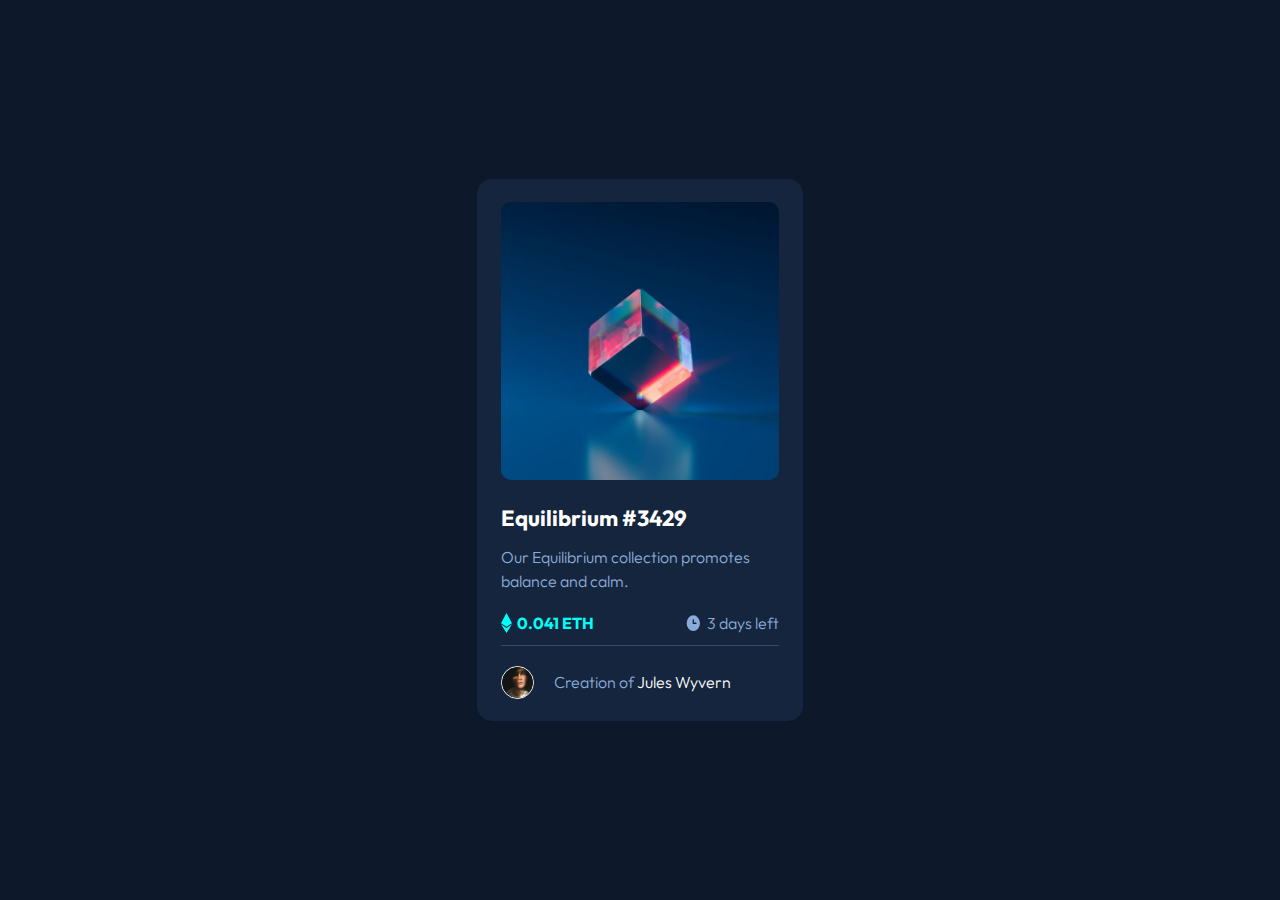
<file: nft-preview-card/index.html>
<!DOCTYPE html>
<html lang="en">

<head>
  <meta charset="UTF-8">
  <meta http-equiv="X-UA-Compatible" content="IE=edge">
  <meta name="viewport" content="width=device-width, initial-scale=1.0">
  <title>Frontend Mentor | NFT preview card component</title>
  <link rel="icon" type="image/png" sizes="32x32" href="./images/favicon-32x32.png">
  <link rel="stylesheet" href="style.css">
  <link rel="preconnect" href="https://fonts.googleapis.com">
  <link rel="preconnect" href="https://fonts.gstatic.com" crossorigin>
  <link href="https://fonts.googleapis.com/css2?family=Outfit:wght@300;400;600&display=swap" rel="stylesheet">
</head>

<body>
  <main>
    <div class="card">
      <div class="card-img">
        <a href="#"><img src="./images/image-equilibrium.jpg" class="equi" alt="Equilibrium"></a>
        <a href="#"><img src="./images/icon-view.svg" alt="view icon" class="view-icon"></a>
      </div>
      <div class="card-body">
        <div class="desc-container">
          <a href="#">
            <h2 class="card-title cyan">Equilibrium #3429</h2>
          </a>
          <p class="card-desc">Our Equilibrium collection promotes balance and calm.</p>
        </div>
        <div class="eth">
          <div class="price-container">
            <div class="lining-up"><img src="./images/icon-ethereum.svg" alt="ethereum icon">
              <p class="price">0.041 ETH</p>
            </div>
            <div class="lining-up"><img src="./images/icon-clock.svg" alt="clock icon">
              <p>3 days left</p>
            </div>
          </div>
        </div>
        <hr>
        <div class="profile-container">
          <img src="./images/image-avatar.png" alt="Jules Wyvern's picture" class="profile-img">
          <p>Creation of <a href="#" class="cyan">Jules Wyvern</a></p>
        </div>
      </div>
    </div>
  </main>
</body>

</html>
</file>
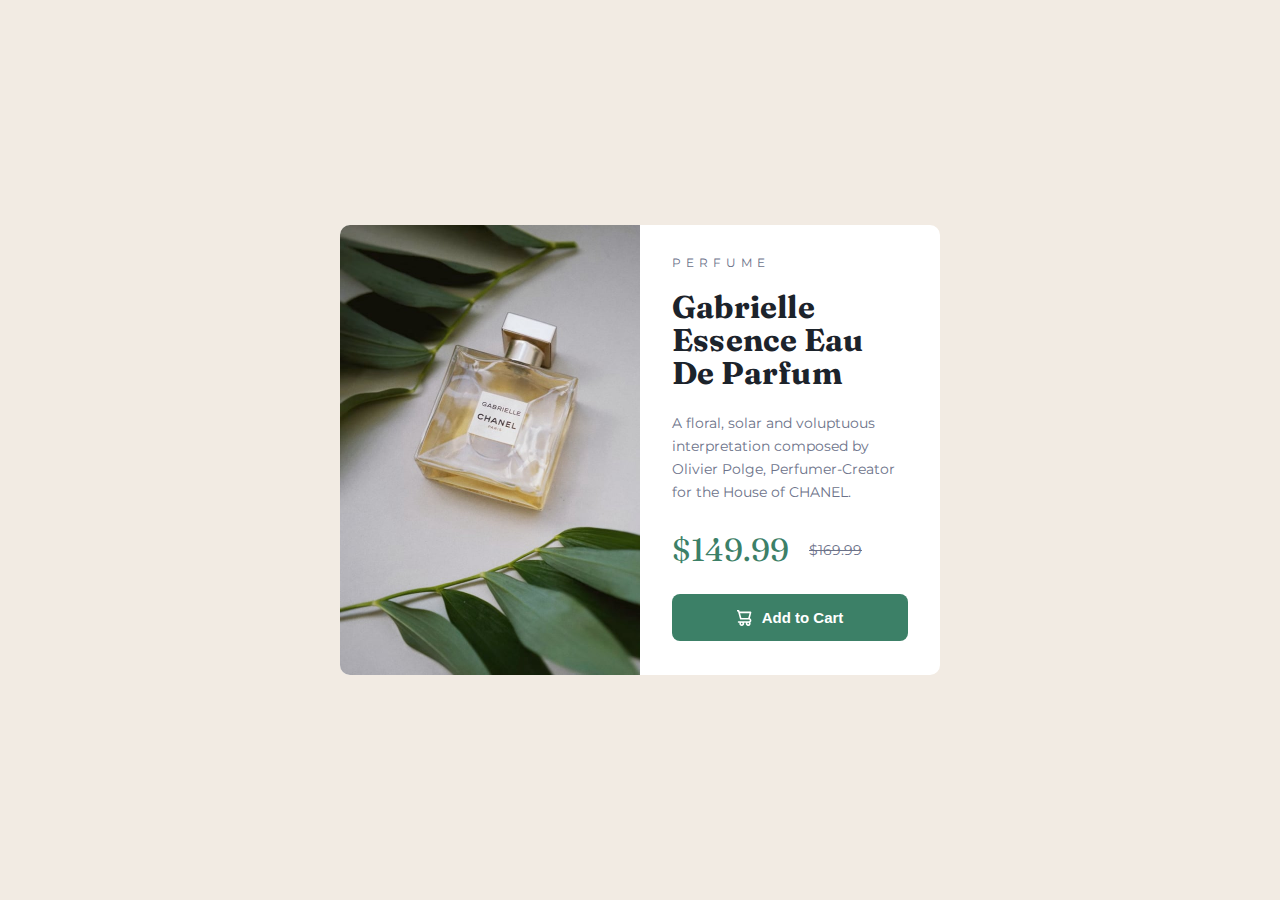
<file: product-preview-card-component-main/index.html>
<!DOCTYPE html>
<html lang="en">

<head>
  <meta charset="UTF-8">
  <meta name="viewport" content="width=device-width, initial-scale=1.0">
  <!-- displays site properly based on user's device -->

  <link rel="icon" type="image/png" sizes="32x32" href="./images/favicon-32x32.png">
  <title>Frontend Mentor | Product preview card component</title>
  <link rel="stylesheet" href="style.css">
  <link rel="preconnect" href="https://fonts.googleapis.com">
  <link rel="preconnect" href="https://fonts.gstatic.com" crossorigin>
  <link href="https://fonts.googleapis.com/css2?family=Fraunces:wght@700&family=Montserrat:wght@500;700&display=swap"
    rel="stylesheet">
</head>

<body>
  <main>
    <div class="card">
      <div class="preview"></div>
      <div class="content-container">
        <p class="category">PERFUME</p>
        <h1 class="title">Gabrielle Essence Eau De Parfum</h1>
        <p class="desc">A floral, solar and voluptuous interpretation composed by Olivier Polge, Perfumer-Creator for
          the House of CHANEL.</p>
        <div class="price-container">
          <p class="price">$149.99</p>
          <p class="or-price">$169.99</p>
        </div>
        <button type="submit"> <svg width="15" height="16" xmlns="http://www.w3.org/2000/svg">
            <path
              d="M14.383 10.388a2.397 2.397 0 0 0-1.518-2.222l1.494-5.593a.8.8 0 0 0-.144-.695.8.8 0 0 0-.631-.28H2.637L2.373.591A.8.8 0 0 0 1.598 0H0v1.598h.983l1.982 7.4a.8.8 0 0 0 .799.59h8.222a.8.8 0 0 1 0 1.599H1.598a.8.8 0 1 0 0 1.598h.943a2.397 2.397 0 1 0 4.507 0h1.885a2.397 2.397 0 1 0 4.331-.376 2.397 2.397 0 0 0 1.12-2.021ZM11.26 7.99H4.395L3.068 3.196h9.477L11.26 7.991Zm-6.465 6.392a.8.8 0 1 1 0-1.598.8.8 0 0 1 0 1.598Zm6.393 0a.8.8 0 1 1 0-1.598.8.8 0 0 1 0 1.598Z"
              fill="#FFF" />
          </svg><span>Add to Cart</span></button>
      </div>
    </div>
  </main>
</body>

</html>
</file>
<file: nft-preview-card/style.css>
/* Preferred box-sizing value */
*,
*::before,
*::after {
  -webkit-box-sizing: border-box;
  -moz-box-sizing:border-box;
  box-sizing: border-box;
  padding: 0;
  margin: 0;
}

html {
  /* 10px */
  font-size: 62.5%;
}

:root {
  --clr-primary-soft-blue: hsl(215, 51%, 70%);
  --clr-primary-cyan: hsl(178, 100%, 50%);
  --clr-primary-cyan-hover: hsla(178, 100%, 50%, 0.432);
  --clr-ntrl-main: hsl(217, 54%, 11%);
  --clr-ntrl-card-bg: hsl(216, 50%, 16%);
  --clr-ntrl-white: hsl(0, 0%, 100%);
  /* Font size (paragraph) */
  --fs-base: 1.6rem;
  /* font family */
  --ff-base: 'Outfit', sans-serif;
  --fs-h2: 2.2rem;
}

body {
  font-size: var(--fs-base);
  font-family: var(--ff-base);
  color: var(--clr-primary-soft-blue);
  font-weight: 300;
  min-height: 100vh;
}

a {
  text-decoration: none;
  color: var(--clr-ntrl-white);
}

main {
  background-color: var(--clr-ntrl-main);
  height: 100vh;
  width: 100vw;
  display: flex;
  justify-content: center;
  align-items: center;

}

.card {
  width: 32.6rem;
  height: 54.2rem;
  padding: 2.4rem;
  background-color: var(--clr-ntrl-card-bg);
  display: flex;
  flex-direction: column;
  justify-content: center;
  align-items: center;
  border-radius: 1.5rem;
}

/* start of equilibrium image section */

/* Applying a relative position to the container gives the absolute element (.view-icon) a boundary */
.card-img {
  position: relative;
}

.equi {
  /* fit to its parent element */
  width: 100%;
  border-radius: 1rem;
}

.view-icon {
  position: absolute;
  background-color: var(--clr-primary-cyan-hover);
  border-radius: 1rem;
  padding: 42% 41% 41%;
  opacity: 0;
  top: 49%;
  left: 50%;
  transform: translate(-50%, -50%);
  -ms-transform: translate(-50%, -50%);
  transition: .5s ease;
}

.view-icon:hover {
  opacity: 1;
}

/* end of equilibrium image section */

/* start of card content section */

.card-body {
  height: 50%;
  margin-top: 2rem;
}

.desc-container {
  display: flex;
  flex-direction: column;
}

.card-title {
  font-size: var(--fs-h2);
  margin-bottom: 1.3rem;
}

.card-desc {
  line-height: 2.4rem;
}

.price-container {
  margin: 2rem 0 1.2rem;
  display: flex;
  flex-direction: row;
  justify-content: space-between;
  align-items: center;
}

.lining-up {
  display: flex;
  flex-direction: row;
  justify-content: center;
}

.lining-up p {
  margin-left: 0.5rem;
}

.price {
  color: var(--clr-primary-cyan);
  font-weight: 700;
}

hr {
  border: none;
  height: 1px;
  background-color: var(--clr-primary-soft-blue);
  opacity: 0.3;
}

.profile-container {
  margin-top: 2rem;
  display: flex;
  flex-direction: row;
  align-items: center;
  height: 3.3rem;
}

.profile-img {
  border: 1px solid white;
  border-radius: 50%;
  height: 100%;
  margin-right: 2rem;
}

.cyan:hover {
  color: var(--clr-primary-cyan);
}
</file>
<file: product-preview-card-component-main/style.css>
/* Preferred box-sizing value */
*,
*::before,
*::after {
  box-sizing: border-box;
  padding: 0;
  margin: 0;
}

html {
  /* 10px */
  font-size: 62.5%;
}

:root {
  --dark-cyan: hsl(158, 36%, 37%);
  --cream: hsl(30, 38%, 92%);
  --very-dark-blue: hsl(212, 21%, 14%);
  --dark-grayish-blue: hsl(228, 12%, 48%);
  --white: hsl(0, 0%, 100%);
}

body {
  /* 16px */
  font-size: 1.6rem;
  min-height: 100vh;
  font-family: 'Montserrat', sans-serif;
  background-color: var(--cream);
  display: flex;
  flex-direction: column;
  align-items: center;
  justify-content: center;
}

.card {
  width: 60rem;
  height: 45rem;
  display: flex;
  flex-direction: row;
  border-radius: 1rem;
  background-color: var(--white);
  color: var(--dark-grayish-blue);
}

.preview {
  height: auto;
  width: 50%;
  background-image: url("./images/image-product-desktop.jpg");
  background-repeat: no-repeat;
  background-position: center;
  background-size: cover;
  border-top-left-radius: 1rem;
  border-bottom-left-radius: 1rem;
}

.content-container {
  width: 50%;
  padding: 2rem 3.2rem 0 3.2rem;
}

.category {
  margin: 1rem 0;
  font-size: 1.2rem;
  letter-spacing: 5px;
}

.title {
  margin-top: 2rem;
  color: var(--very-dark-blue);
  font-family: 'Fraunces', serif;
  font-size: 3.14rem;
  line-height: 3.3rem;
  letter-spacing: 0.2px;
}

.desc {
  margin-top: 2.3rem;
  font-size: 1.4rem;
  line-height: 2.3rem;
}

.price-container {
  margin: 2.6rem 0 2.5rem;
  display: flex;
  align-items: center;
}

.price {
  color: var(--dark-cyan);
  font-family: 'Fraunces', serif;
  font-size: 3.2rem;
}

.or-price {
  text-decoration: line-through;
  margin-left: 2rem;
  font-size: 1.4rem;
}

button {
  background-color: var(--dark-cyan);
  color: var(--white);
  font-size: 1.5rem;
  font-weight: 900;
  width: 100%;
  height: 4.7rem;
  border: none;
  border-radius: 8px;
  display: flex;
  justify-content: center;
  align-items: center;
}

span {
  margin-left: 1rem;
}

button:hover {
  cursor: pointer;
  background-color: #3aa57c;
}

button:focus {
  background-color: #174131;
}

@media only screen and (max-width: 375px) {
  main {
    height: 100vh;
    width: 100vw;
    display: flex;
    justify-content: center;
    padding: 2.8rem 1.6rem;
  }

  .card {
    flex-direction: column;
    height: fit-content;
  }

  .preview {
    width: 100%;
    height: 24rem;
    background-image: url(./images/image-product-mobile.jpg);
    background-repeat: no-repeat;
    background-position: center;
    background-size: cover;
    border-bottom-left-radius: 0rem;
    border-top-right-radius: 1rem;
  }

  .content-container {
    width: 100%;
    padding: 0.8rem 2.3rem 2rem 2.4rem;
  }

  .category {
    margin-top: 1.6rem;
  }

  .title {
    margin-top: 1rem;
  }

  .desc {
    margin-top: 1.7rem;
  }

  .price-container {
    margin: 2rem 0 1.7rem;
  }
}
</file>
